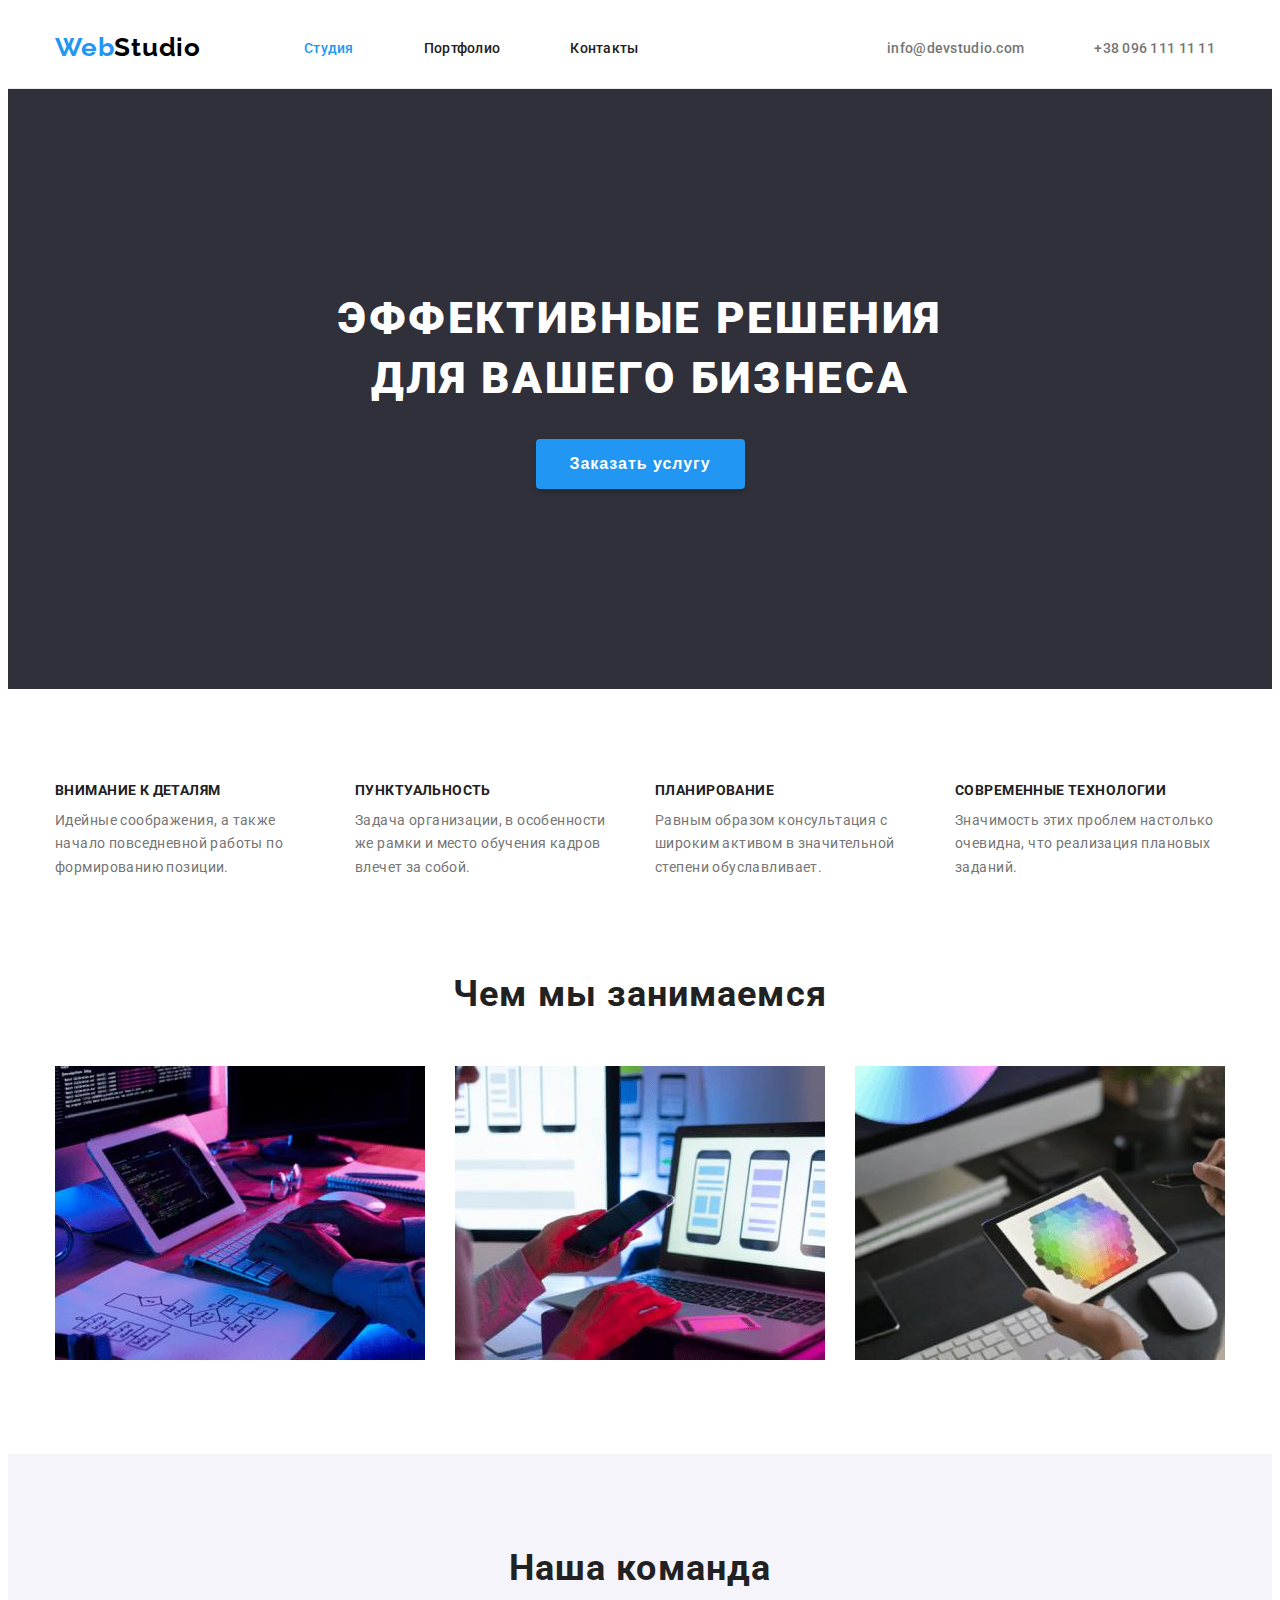
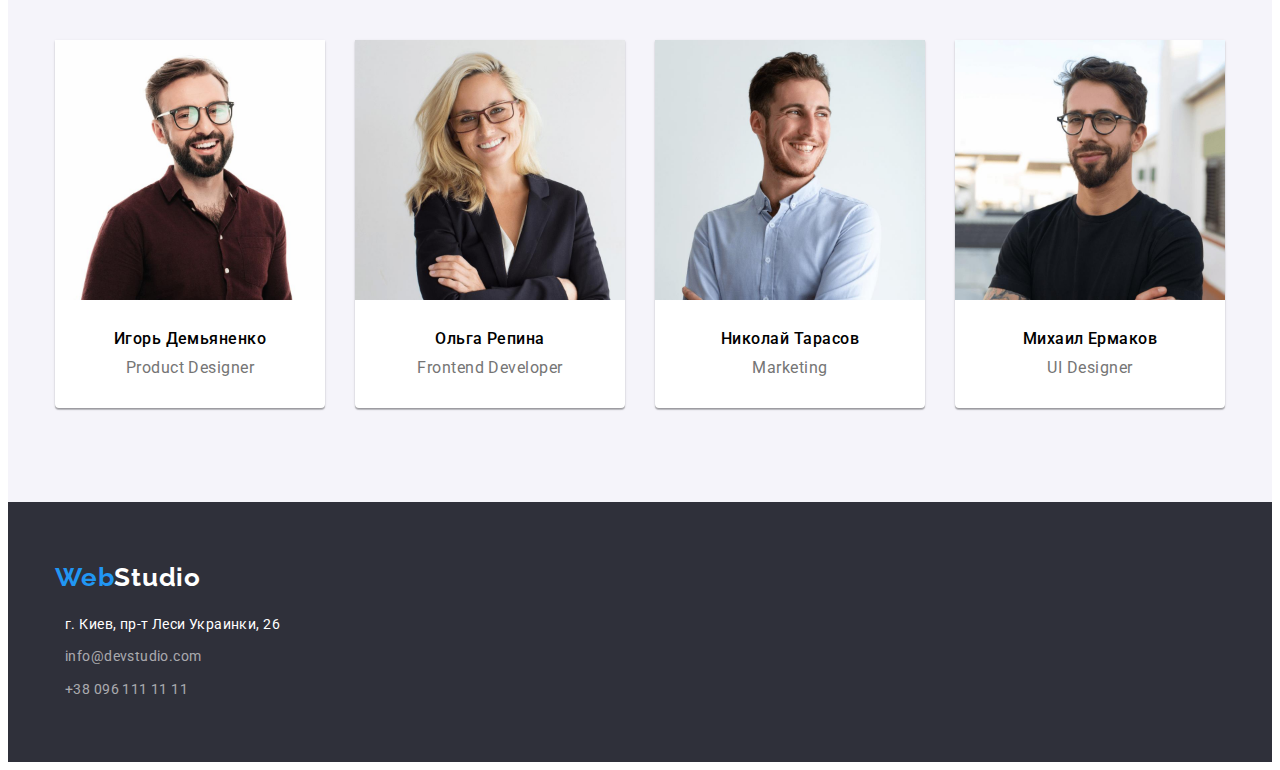
<file: index.html>
<!DOCTYPE html>
<html lang="ru">
  <head>
    <meta charset="UTF-8" />
    <meta http-equiv="X-UA-Compatible" content="IE=edge" />
    <meta name="viewport" content="width=device-width, initial-scale=1.0" />
    <link rel="preconnect" href="https://fonts.googleapis.com" />
    <link rel="preconnect" href="https://fonts.gstatic.com" crossorigin />
    <link
      href="https://fonts.googleapis.com/css2?family=Raleway:wght@700&family=Roboto:wght@400;500;700;900&display=swap"
      rel="stylesheet"
    />
    <title>Web Studio</title>
    <link
      rel="stylesheet"
      href="https://cdnjs.cloudflare.com/ajax/libs/modern-normalize/1.1.0/modern-normalize.min.css"
      integrity="sha512-wpPYUAdjBVSE4KJnH1VR1HeZfpl1ub8YT/NKx4PuQ5NmX2tKuGu6U/JRp5y+Y8XG2tV+wKQpNHVUX03MfMFn9Q=="
      crossorigin="anonymous"
      referrerpolicy="no-referrer"
    />
    <link rel="stylesheet" href="./css/style.css" />
  </head>
  <!-- HEADER -->
  <body>
    <header class="header">
      <div class="conteiner">
        <nav class="header-nav">
          <a href="/" class="header-logo link"
            >Web<span class="colortext-logo">Studio</span></a
          >
          <ul class="header-list list">
            <li class="header-item">
              <a href="" class="header-link link current">Студия</a>
            </li>
            <li class="header-item">
              <a href="./portfolio.html" class="header-link link">Портфолио</a>
            </li>
            <li class="header-item">
              <a href="" class="header-link link">Контакты</a>
            </li>
          </ul>
        </nav>
        <ul class="header-second-list list">
          <li class="header-mail-tel">
            <a href="mailto:info@devstudio.com" class="header-mail link"
              >info@devstudio.com</a
            >
          </li class="header-mail-tel">
          <li>
            <a href="tel:+380961111111" class="header-tel link"
              >+38 096 111 11 11</a
            >
          </li>
        </ul>
      </div>
    </header>
    <!-- HERO  -->
    <main>
      <section class="hero">
        <div class="conteiner">
          <h1 class="hero-title">
            Эффективные решения 
            для вашего бизнеса
          </h1>
          <button type="button" class="hero-btn">Заказать услугу</button>
        </div>
      </section>
      <!-- SPECIALTY  -->
      <section class="specialty">
        <div class="conteiner">
          <h2 class="specialty-title visually-hidden" hidden>Особенности</h2>
          <ul class="specialty-list list">
            <li class="specialty-item">
              <h3 class="specialty-item-title">Внимание к деталям</h3>
              <p class="specialty-item-text">
                Идейные соображения, а также начало повседневной работы по
                формированию позиции.
              </p>
            </li>
            <li class="specialty-item">
              <h3 class="specialty-item-title">Пунктуальность</h3>
              <p class="specialty-item-text">
                Задача организации, в особенности же рамки и место обучения
                кадров влечет за собой.
              </p>
            </li>
            <li class="specialty-item">
              <h3 class="specialty-item-title">Планирование</h3>
              <p class="specialty-item-text">
                Равным образом консультация с широким активом в значительной
                степени обуславливает.
              </p>
            </li>
            <li class="specialty-item">
              <h3 class="specialty-item-title">Современные технологии</h3>
              <p class="specialty-item-text">
                Значимость этих проблем настолько очевидна, что реализация
                плановых заданий.
              </p>
            </li>
          </ul>
        </div>
      </section>
      <!-- ABOUT WORKS -->
      <section class="about">
        <div class="conteiner">
          <h2 class="about-titel">Чем мы занимаемся</h2>
          <ul class="about-list list">
            <li class="about-item">
              <img
                src="./img/devel-1.jpeg"
                alt="Разработка"
                width="370"
                height="294"
              />
            </li>
            <li class="about-item">
              <img
                src="./img/apps-2.jpeg"
                alt="Приложение"
                width="370"
                height="294"
              />
            </li>
            <li class="about-item">
              <img
                src="./img/web-3.jpeg"
                alt="Дизайн"
                width="370"
                height="294"
              />
            </li>
          </ul>
        </div>
      </section>
      <!-- OUR TEAM -->
      <section class="our-team">
        <div class="conteiner">
          <h2 class="our-team-title">Наша команда</h2>
          <ul class="our-team-list list">
            <li class="our-team-item">
              <img
                src="./img/demyanenko-1.jpeg"
                alt="Дизайнер"
                width="270"
                height="260"
              />
              <div class="container-team-item">
                <h3 class="our-team-item-title">Игорь Демьяненко</h3>
                <p class="our-team-item-text">Product Designer</p>
              </div>
            </li>
            <li class="our-team-item">
              <img
                src="./img/repina-2.jpeg"
                alt="Фронтенд-разработчик"
                width="270"
                height="260"
              />
              <div class="container-team-item">
                <h3 class="our-team-item-title">Ольга Репина</h3>
                <p class="our-team-item-text">Frontend Developer</p>
              </div>
            </li>
            <li class="our-team-item">
              <img
                src="./img/tarasov-3.jpeg"
                alt="Маркетолог"
                width="270"
                height="260"
              />
              <div class="container-team-item">
                <h3 class="our-team-item-title">Николай Тарасов</h3>
                <p class="our-team-item-text">Marketing</p>
              </div>
            </li>
            <li class="our-team-item">
              <img
                src="./img/ermakov-4.jpeg"
                alt="Дизайнер интерфейса"
                width="270"
                height="260"
              />
              <div class="container-team-item">
                <h3 class="our-team-item-title">Михаил Ермаков</h3>
                <p class="our-team-item-text">UI Designer</p>
              </div>
            </li>
          </ul>
        </div>
      </section>
    </main>
    <!-- FOOTER -->
    <footer class="footer">
      <div class="conteiner">
        <div class="footer-logo-margin">
        <a href="/" class="footer-logo link"
          >Web<span class="colortext-footer">Studio</span></a
        >
      </div>
        <address class="footer-address">
          <ul class="footer-list list">
            <li class="footer-item">
              <a href="/" class="footer-adress-link link"
                >г. Киев, пр-т Леси Украинки, 26</a
              >
            </li>
            <li class="footer-item">
              <a href="mailto:info@devstudio.com" class="footer-link link"
                >info@devstudio.com</a
              >
            </li>
            <li class="footer-item">
              <a href="tel:+380961111111" class="footer-link link"
                >+38 096 111 11 11</a
              >
            </li>
          </ul>
        </address>
      </div>
    </footer>
  </body>
</html>
</file>
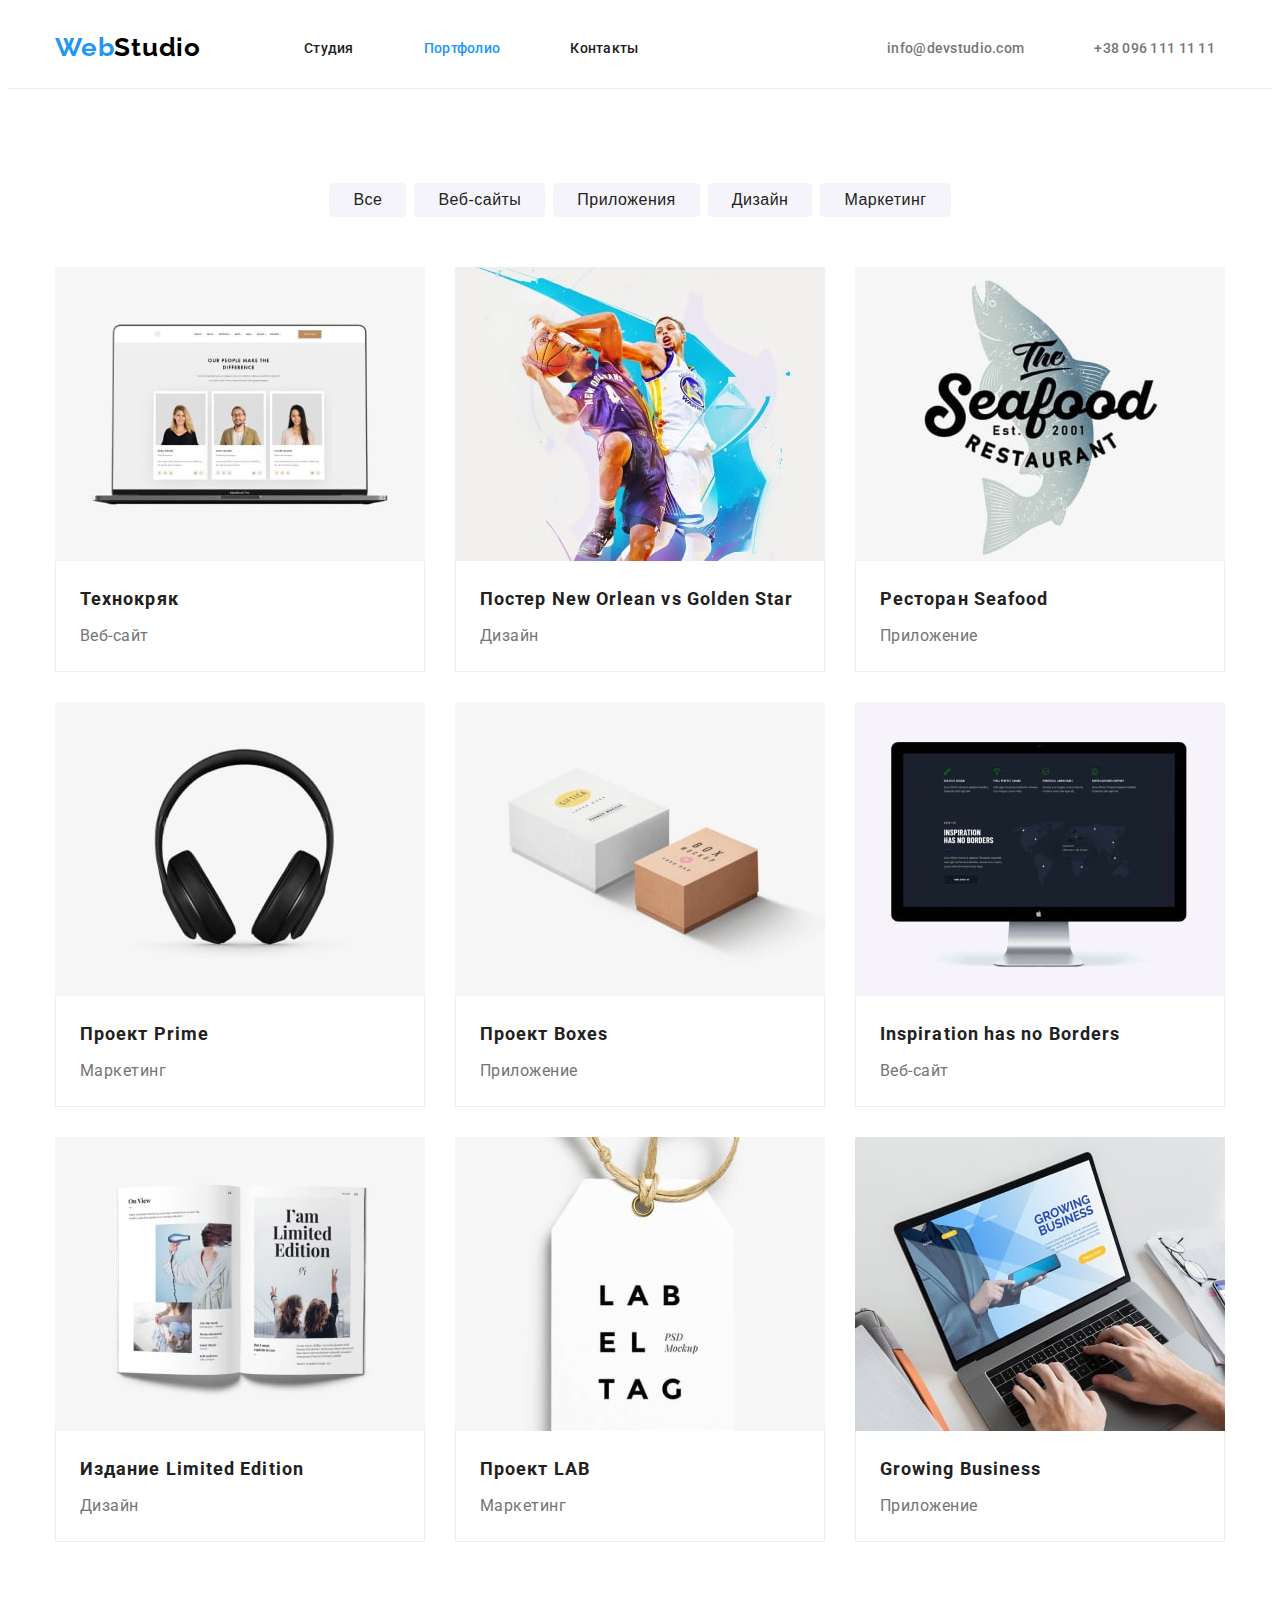
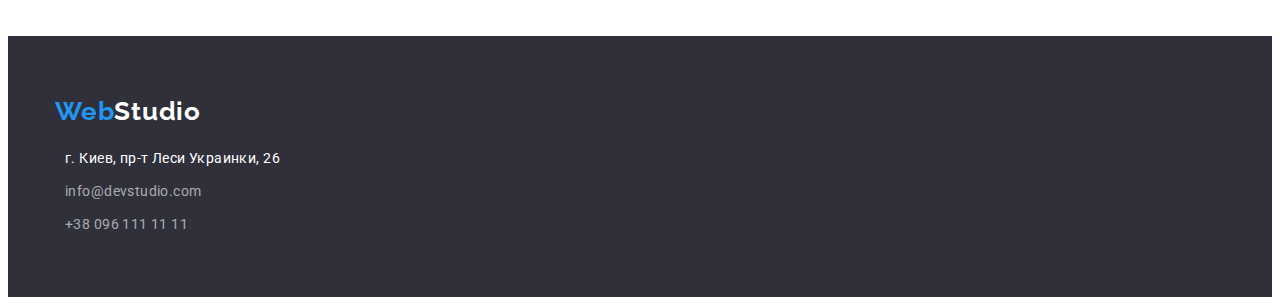
<file: portfolio.html>
<!DOCTYPE html>
<html lang="ru">
  <head>
    <meta charset="UTF-8" />
    <meta http-equiv="X-UA-Compatible" content="IE=edge" />
    <meta name="viewport" content="width=device-width, initial-scale=1.0" />
    <link rel="preconnect" href="https://fonts.googleapis.com" />
    <link rel="preconnect" href="https://fonts.gstatic.com" crossorigin />
    <link
      href="https://fonts.googleapis.com/css2?family=Raleway:wght@700&family=Roboto:wght@400;500;700;900&display=swap"
      rel="stylesheet"
    />
    <title>Web Studio</title>
    <link
      rel="stylesheet"
      href="https://cdnjs.cloudflare.com/ajax/libs/modern-normalize/1.1.0/modern-normalize.min.css"
      integrity="sha512-wpPYUAdjBVSE4KJnH1VR1HeZfpl1ub8YT/NKx4PuQ5NmX2tKuGu6U/JRp5y+Y8XG2tV+wKQpNHVUX03MfMFn9Q=="
      crossorigin="anonymous"
      referrerpolicy="no-referrer"
    />
    <link rel="stylesheet" href="./css/style.css" />
  </head>
  <!-- HEADER -->
  <body>
    <header class="header">
      <div class="conteiner">
        <nav class="header-nav">
          <a href="/" class="header-logo link"
            >Web<span class="colortext-logo">Studio</span></a
          >
          <ul class="header-list list">
            <li class="header-item">
              <a href="./index.html" class="header-link link">Студия</a>
            </li>
            <li class="header-item">
              <a href="./portfolio.html" class="header-link link current"
                >Портфолио</a
              >
            </li>
            <li class="header-item">
              <a href="" class="header-link link">Контакты</a>
            </li>
          </ul>
        </nav>
        <ul class="header-second-list list">
          <li class="header-mail-tel">
            <a href="mailto:info@devstudio.com" class="header-mail link"
              >info@devstudio.com</a
            >
          </li>
          <li>
            <a href="tel:+380961111111" class="header-tel link"
              >+38 096 111 11 11</a
            >
          </li>
        </ul>
      </div>
    </header>
    <!-- PORTFOLIO NAVIGATION -->
    <main>
      <section class="portfolio-nav">
        <div class="conteiner">
          <h1 class="portfolio-nav-title visually-hidden" hidden>Портфолио</h1>
          <ul class="portfolio-nav-list list">
            <li class="portfolio-nav-btn">
              <button type="button" class="portfolio-nav-btn-item">Все</button>
            </li>
            <li class="portfolio-nav-btn">
              <button type="button" class="portfolio-nav-btn-item">
                Веб-сайты
              </button>
            </li>
            <li class="portfolio-nav-btn">
              <button type="button" class="portfolio-nav-btn-item">
                Приложения
              </button>
            </li>
            <li class="portfolio-nav-btn">
              <button type="button" class="portfolio-nav-btn-item">
                Дизайн
              </button>
            </li>
            <li class="portfolio-nav-btn">
              <button type="button" class="portfolio-nav-btn-item">
                Маркетинг
              </button>
            </li>
          </ul>
          <!-- PORTFOLIO PAGE -->
          <ul class="portfolio">
            <li class="portfolio-item list">
              <a href="" class="portfolio-link link">
                <img
                  src="./img/tekhnokryak1-portf.jpg"
                  alt="Технокряк"
                  width="370"
                  height="294"
                />
                <div class="conteiner-portfolio">
                  <h2 class="portfolio-title">Технокряк</h2>
                  <p class="portfolio-texst">Веб-сайт</p>
                </div>
              </a>
            </li>
            <li class="portfolio-item list">
              <a href="" class="portfolio-link link">
                <img
                  src="./img/poster2-portf.jpg"
                  alt="Постер New Orlean vs Golden Star"
                  width="370"
                  height="294"
                />
                <div class="conteiner-portfolio">
                  <h2 class="portfolio-title">
                    Постер New Orlean vs Golden Star
                  </h2>
                  <p class="portfolio-texst">Дизайн</p>
                </div>
              </a>
            </li>
            <li class="portfolio-item list">
              <a href="" class="portfolio-link link">
                <img
                  src="./img/restoran3-portf.jpg"
                  alt="Ресторан Seafood"
                  width="370"
                  height="294"
                />
                <div class="conteiner-portfolio">
                  <h2 class="portfolio-title">Ресторан Seafood</h2>
                  <p class="portfolio-texst">Приложение</p>
                </div>
              </a>
            </li>
            <li class="portfolio-item list">
              <a href="" class="portfolio-link link">
                <img
                  src="./img/praym4-portf.jpg"
                  alt="Проект Prime"
                  width="370"
                  height="294"
                />
                <div class="conteiner-portfolio">
                  <h2 class="portfolio-title">Проект Prime</h2>
                  <p class="portfolio-texst">Маркетинг</p>
                </div>
              </a>
            </li>
            <li class="portfolio-item list">
              <a href="" class="portfolio-link link">
                <img
                  src="./img/korobki5-portf.jpg"
                  alt="Проект Boxes"
                  width="370"
                  height="294"
                />
                <div class="conteiner-portfolio">
                  <h2 class="portfolio-title">Проект Boxes</h2>
                  <p class="portfolio-texst">Приложение</p>
                </div>
              </a>
            </li>
            <li class="portfolio-item list">
              <a href="" class="portfolio-link link">
                <img
                  src="./img/borders6-portf.jpg"
                  alt="Inspiration has no Borders"
                  width="370"
                  height="294"
                />
                <div class="conteiner-portfolio">
                  <h2 class="portfolio-title">Inspiration has no Borders</h2>
                  <p class="portfolio-texst">Веб-сайт</p>
                </div>
              </a>
            </li>
            <li class="portfolio-item list">
              <a href="" class="portfolio-link link">
                <img
                  src="./img/izdaniye7-portf.jpg"
                  alt="Издание Limited Edition"
                  width="370"
                  height="294"
                />
                <div class="conteiner-portfolio">
                  <h2 class="portfolio-title">Издание Limited Edition</h2>
                  <p class="portfolio-texst">Дизайн</p>
                </div>
              </a>
            </li>
            <li class="portfolio-item list">
              <a href="" class="portfolio-link link">
                <img
                  src="./img/lab8-portf.jpg"
                  alt="Проект LAB"
                  width="370"
                  height="294"
                />
                <div class="conteiner-portfolio">
                  <h2 class="portfolio-title">Проект LAB</h2>
                  <p class="portfolio-texst">Маркетинг</p>
                </div>
              </a>
            </li>
            <li class="portfolio-item list">
              <a href="" class="portfolio-link link">
                <img
                  src="./img/business9-portf.jpg"
                  alt="Growing Business"
                  width="370"
                  height="294"
                />
                <div class="conteiner-portfolio">
                  <h2 class="portfolio-title">Growing Business</h2>
                  <p class="portfolio-texst">Приложение</p>
                </div>
              </a>
            </li>
          </ul>
        </div>
      </section>
    </main>
    <!-- FOOTER -->
    <footer class="footer">
      <div class="conteiner">
        <div class="footer-logo-margin">
          <a href="/" class="footer-logo link"
            >Web<span class="colortext-footer">Studio</span></a
          >
        </div>
        <address class="footer-address">
          <ul class="footer-list list">
            <li class="footer-item">
              <a href="/" class="footer-adress-link link"
                >г. Киев, пр-т Леси Украинки, 26</a
              >
            </li>
            <li class="footer-item">
              <a href="mailto:info@devstudio.com" class="footer-link link"
                >info@devstudio.com</a
              >
            </li>
            <li class="footer-item">
              <a href="tel:+380961111111" class="footer-link link"
                >+38 096 111 11 11</a
              >
            </li>
          </ul>
        </address>
      </div>
    </footer>
  </body>
</html>
</file>
<file: css/style.css>
:root {
  --main-text-color: #212121;
  --second-gray-text: #757575;
  --white-text-color: #ffffff;
  --accent-color: #2196f3;
  --typical-margin: 30px;
}

* {
  box-sizing: border-box;
}

h1,
h2,
h3,
h4,
h5,
h6,
p {
  margin: 0;
}

ul {
  margin: 0;
  padding-left: 0;
}

img {
  display: block;
  max-width: 100%;
  height: auto;
}

body {
  font-family: "roboto", sans-serif;
}

.list {
  list-style: none;
}

.link {
  text-decoration: none;
}

.visually-hidden {
  position: absolute;
  white-space: nowrap;
  width: 1px;
  height: 1px;
  overflow: hidden;
  border: 0;
  padding: 0;
  clip: rect(0 0 0 0);
  clip-path: inset(50%);
  margin: -1px;
}

/* HEADER */

.header-nav {
  display: flex;
  align-items: center;
}

.header-list {
  display: flex;
}

.header-second-list {
  display: flex;
  margin-left: auto;
}

.header {
  padding-top: 24px;
  padding-bottom: 25px;
  border-bottom: 1px solid #ececec;
}

.header .conteiner {
  display: flex;
  align-items: center;
}

.conteiner {
  width: 1200px;
  padding-left: 15px;
  padding-right: 15px;
  margin: 0 auto;
}

.header-link:hover,
.header-link:focus {
  color: var(--accent-color);
}

.header-link {
  padding: 10px;
}

.header-logo {
  font-family: "Raleway";
  font-style: normal;
  font-weight: 700;
  font-size: 26px;
  line-height: 1.19;
  letter-spacing: 0.03em;
  color: var(--accent-color);
  margin-right: 93px;
}

.colortext-logo {
  color: #000000;
}

.header-link {
  font-weight: 500;
  font-size: 14px;
  line-height: 1.14;
  letter-spacing: 0.02em;
  color: var(--main-text-color);
}

.header-item .header-link.current {
  color: var(--accent-color);
}

.header-item:not(:last-child) {
  margin-right: 50px;
}

.header-mail,
.header-tel {
  font-weight: 500;
  font-size: 14px;
  line-height: 1.14;
  letter-spacing: 0.02em;
  color: var(--second-gray-text);
}

.header-mail-tel {
  margin-right: 50px;
}

.header-mail,
.header-tel {
  padding: 10px;
}

.header-mail:hover,
.header-mail:focus {
  color: var(--accent-color);
}

.header-tel:hover,
.header-tel:focus {
  color: var(--accent-color);
}

/* HERO */

.hero {
  background: #2f303a;
  padding-top: 200px;
  padding-bottom: 200px;
}

.hero-title {
  font-weight: 900;
  font-size: 44px;
  line-height: 1.36;
  text-align: center;
  letter-spacing: 0.06em;
  text-transform: uppercase;
  color: var(--white-text-color);
  margin-bottom: var(--typical-margin);
  max-width: 700px;
  margin: auto;
  margin-bottom: var(--typical-margin);
}

.hero-btn {
  font-weight: 700;
  font-size: 16px;
  line-height: 1.88;
  display: flex;
  align-items: center;
  text-align: center;
  letter-spacing: 0.06em;
  color: var(--white-text-color);
  background-color: var(--accent-color);
  cursor: pointer;
  padding: 10px 32px;
  min-width: 200px;
  height: 50px;
  margin: 0 auto;
  box-shadow: 0px 4px 4px rgba(0, 0, 0, 0.15);
  border-radius: 4px;
  border-color: transparent;
}

.hero-btn:hover,
.hero-btn:focus {
  background-color: #188ce8;
  text-shadow: 0px 4px 4px rgba(0, 0, 0, 0.15);
}

/* SPECIALTY */

.specialty {
  padding-top: 94px;
  padding-bottom: 94px;
}

.specialty-list {
  display: flex;
}

.specialty-item {
  max-width: 270px;
}

.specialty-item:not(:last-child) {
  margin-right: 30px;
}

.specialty-item-title {
  font-weight: 700;
  font-size: 14px;
  line-height: 1.14;
  letter-spacing: 0.03em;
  text-transform: uppercase;
  color: var(--main-text-color);
  margin-bottom: 10px;
}

.specialty-item-text {
  font-size: 14px;
  line-height: 1.71;
  letter-spacing: 0.03em;
  color: var(--second-gray-text);
}

/* ABOUT WORKS */

.about {
  padding-top: -94px;
  padding-bottom: 94px;
}

.about-list {
  display: flex;
}
.about-list :not(:last-child) {
  margin-right: 30px;
}

.about-titel {
  font-weight: 700;
  font-size: 36px;
  line-height: 1.16;
  text-align: center;
  letter-spacing: 0.03em;
  color: var(--main-text-color);
  margin-bottom: 50px;
}

/* OUR TEAM */

.our-team {
  background: #f5f4fa;
  padding-top: 94px;
  padding-bottom: 94px;
}

.our-team-title {
  font-weight: 700;
  font-size: 36px;
  line-height: 1.16;
  text-align: center;
  letter-spacing: 0.03em;
  color: var(--main-text-color);
  margin-bottom: 50px;
}

.our-team-item {
  background-color: var(--white-text-color);
  box-shadow: 0px 1px 3px rgba(0, 0, 0, 0.12), 0px 1px 1px rgba(0, 0, 0, 0.14),
    0px 2px 1px rgba(0, 0, 0, 0.2);
  border-radius: 0px 0px 4px 4px;
}

.our-team-item-title {
  font-weight: 500;
  font-size: 16px;
  line-height: 1.18;
  text-align: center;
  letter-spacing: 0.03em;
  margin-bottom: 10px;
}

.our-team-list {
  display: flex;
}

.our-team-item:not(:last-child) {
  margin-right: 30px;
}

.our-team-item-text {
  font-size: 16px;
  line-height: 1.18;
  text-align: center;
  letter-spacing: 0.03em;
  color: var(--second-gray-text);
}

.container-team-item {
  padding: var(--typical-margin);
}

/* FOOTER */

.footer {
  background-color: #2f303a;
  padding-top: 60px;
  padding-bottom: 60px;
}

.footer-logo {
  font-family: "Raleway";
  font-style: normal;
  font-weight: 700;
  font-size: 26px;
  line-height: 1.19;
  letter-spacing: 0.03em;
  color: var(--accent-color);
}

.footer-logo-margin {
  margin-bottom: 20px;
}

.colortext-footer {
  color: var(--white-text-color);
}

.footer-adress-link {
  font-style: normal;
  font-size: 14px;
  line-height: 1.71;
  letter-spacing: 0.03em;
  color: var(--white-text-color);
}

.footer-adress-link:hover,
.footer-adress-link:focus {
  color: var(--accent-color);
}

.footer-adress-link {
  padding: 10px;
}

.footer-item:not(:last-child) {
  margin-bottom: 9px;
}

.footer-link {
  font-style: normal;
  font-size: 14px;
  line-height: 1.71;
  letter-spacing: 0.03em;
  color: rgba(255, 255, 255, 0.6);
  padding: 10px;
}

.footer-link:hover,
.footer-link:focus {
  color: var(--accent-color);
}

/* PORTFOLIO NAVIGATION */

.portfolio-nav {
  padding-top: 94px;
  padding-bottom: 94px;
}

.portfolio-nav-list {
  margin-bottom: 50px;
  display: flex;
  justify-content: center;
}

.portfolio-nav-btn:not(:last-child) {
  margin-right: 8px;
}

.portfolio-nav-btn-item {
  font-weight: 500;
  font-size: 16px;
  line-height: 1.62x;
  text-align: center;
  letter-spacing: 0.03em;
  color: var(--main-text-color);
  cursor: pointer;
  padding: 6px 22px;
  background: #f5f4fa;
  border-radius: 4px;
  border-color: transparent;
}

.portfolio-nav-btn-item:hover,
.portfolio-nav-btn-item:focus {
  color: var(--white-text-color);
  background-color: var(--accent-color);
  box-shadow: 0px 3px 1px rgba(0, 0, 0, 0.1), 0px 1px 2px rgba(0, 0, 0, 0.08),
    0px 2px 2px rgba(0, 0, 0, 0.12);
}

/* PORTFOLIO PAGE */

.portfolio {
  display: flex;
  flex-wrap: wrap;
}

.portfolio-item {
  max-width: 370px;
  margin-right: 30px;
  margin-bottom: 30px;
  background: #ffffff;
}

.portfolio-item:nth-child(3n + 3) {
  margin-right: 0px;
}

.portfolio-item:nth-last-child(-n + 3) {
  margin-bottom: 0px;
}

.conteiner-portfolio {
  padding: 20px 24px;
  border-bottom: 1px solid #eeeeee;
  border-left: 1px solid #eeeeee;
  border-right: 1px solid #eeeeee;
}

.portfolio-title {
  font-weight: 700;
  font-size: 18px;
  line-height: 2;
  letter-spacing: 0.06em;
  color: var(--main-text-color);
  margin-bottom: 4px;
}

.portfolio-texst {
  font-size: 16px;
  line-height: 1.88;
  letter-spacing: 0.03em;
  color: var(--second-gray-text);
}
</file>
